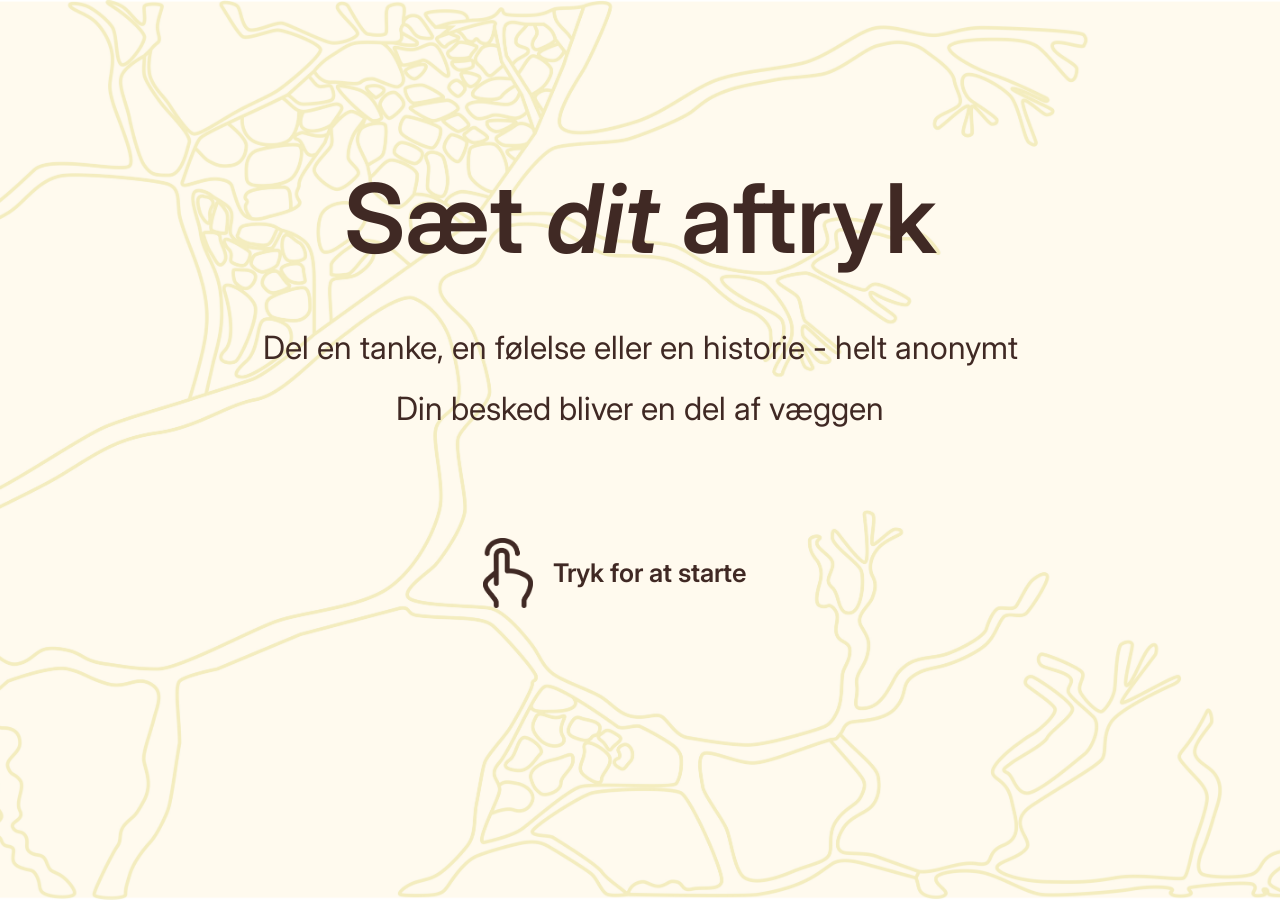
<file: index.html>
<!doctype html>
<html lang="en">
  <head>
    <meta charset="UTF-8" />
    <meta name="viewport" content="width=device-width, initial-scale=1.0" />
    <title>Start</title>
    <link rel="stylesheet" href="css/start.css" />
    <script src="js/start.js" defer></script>
    <style>
      @import url("https://fonts.googleapis.com/css2?family=Inter:ital,wght@0,100..900;1,100..900&display=swap");
    </style>
  </head>
  <body>
    <h1>Sæt <em>dit</em> aftryk</h1>
    <h2>Del en tanke, en følelse eller en historie - helt anonymt</h2>
    <h2>Din besked bliver en del af væggen</h2>
    <div class="press-to-start">
      <img src="img/tap.png" alt="klik på skærmen" />
      <h3>Tryk for at starte</h3>
    </div>
  </body>
</html>
</file>
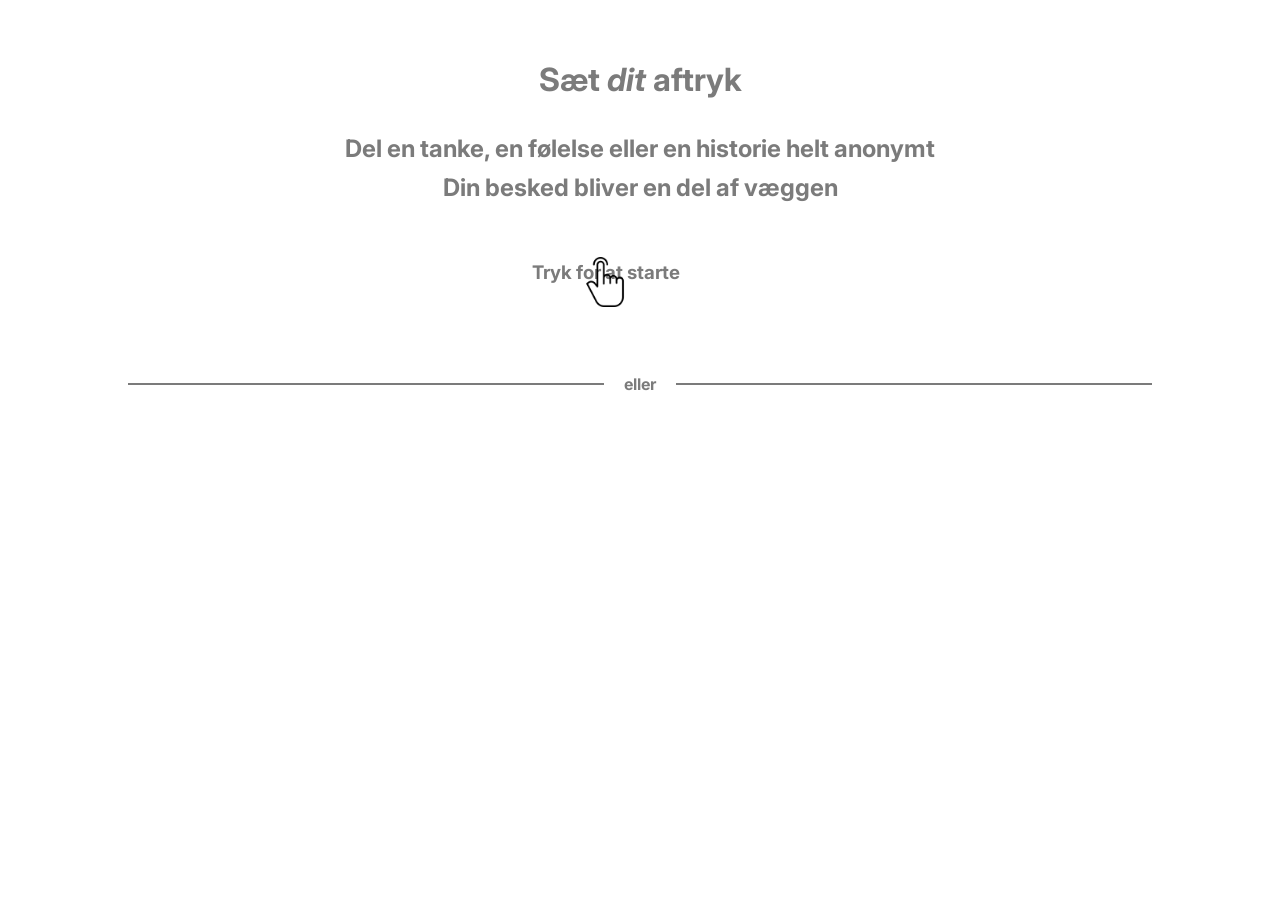
<file: user-flow/index.html>
<!doctype html>
<html lang="en">
  <head>
    <meta charset="UTF-8" />
    <meta name="viewport" content="width=device-width, initial-scale=1.0" />
    <title>Sæt dit aftryk</title>
    <link rel="stylesheet" href="CSS/style.css" />
    <style>
    @import url('https://fonts.googleapis.com/css2?family=Inter:ital,opsz,wght@0,14..32,100..900;1,14..32,100..900&display=swap');
    </style>
  </head>
  <body>

    <H1>Sæt <em>dit</em> aftryk</H1>
    <h2>Del en tanke, en følelse eller en historie helt anonymt</h2>
    <h2>Din besked bliver en del af væggen</h2>
    <img src="images/tap.png" alt="klik på skærmen">
    <h3>Tryk for at starte</h3>
  <div class="lineText">
    <div class="line"></div>
    <p>eller</p>
    <div class="line"></div>
    </div>

    <script src="JS/script.js"></script>
  </body>
</html>
</file>
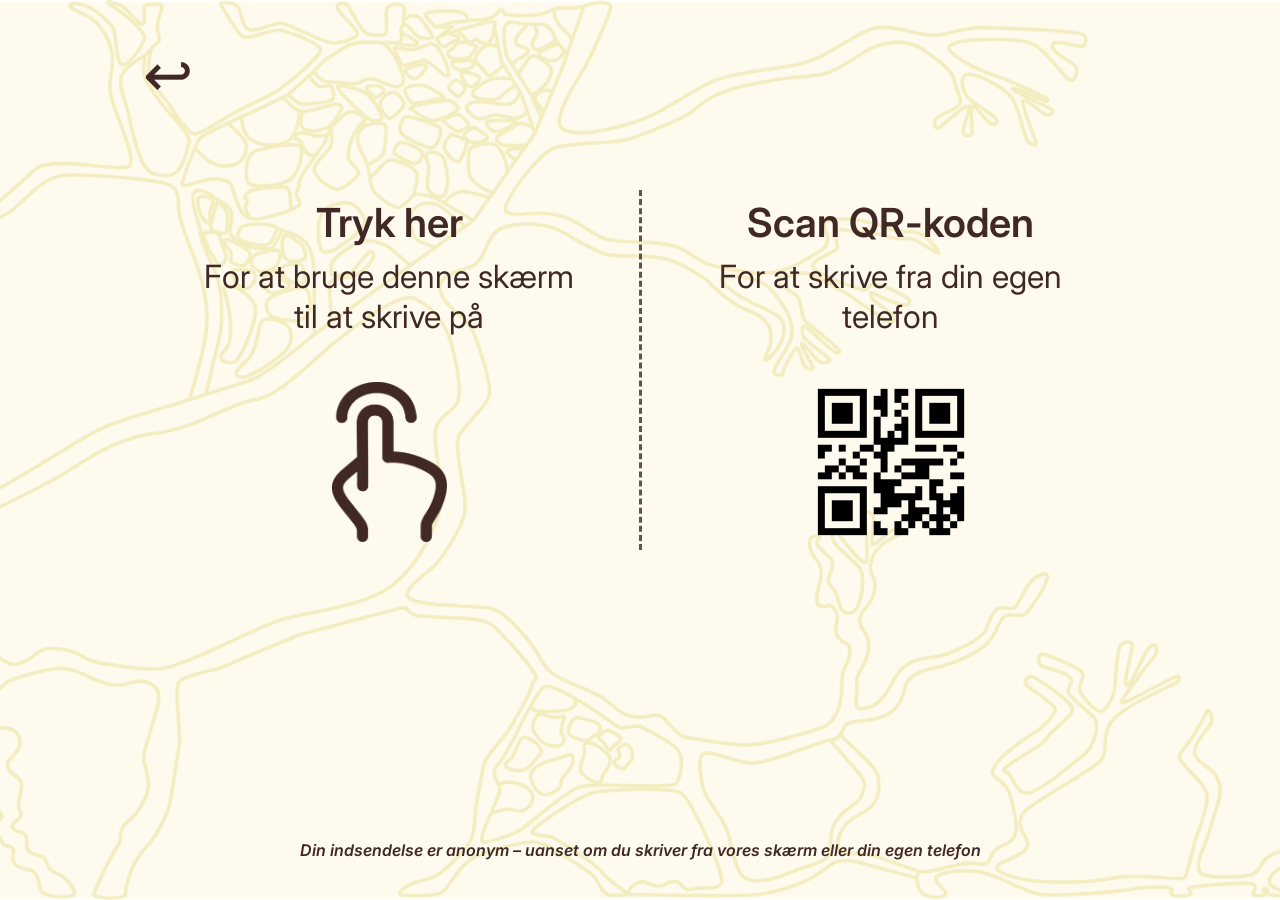
<file: choice.html>
<!doctype html>
<html lang="en">
  <head>
    <meta charset="UTF-8" />
    <meta name="viewport" content="width=device-width, initial-scale=1.0" />
    <title>Start</title>
    <link rel="stylesheet" href="css/choice.css" />
    <script src="js/choice.js" defer></script>
    <style>
      @import url("https://fonts.googleapis.com/css2?family=Inter:ital,wght@0,100..900;1,100..900&display=swap");
    </style>
  </head>
  <body>
    <section class="choice-screen">
      <button id="choice-back-btn">↩</button>

      <div class="choice-content">
        <div class="choice-container">
          <div class="choice">
            <h2>Tryk her</h2>
            <p>For at bruge denne skærm til at skrive på</p>
            <img src="img/tap.png" id="tap" alt="Tap icon" />
          </div>

          <div class="divider"></div>

          <div class="choice">
            <h2>Scan QR-koden</h2>
            <p>For at skrive fra din egen<br />telefon</p>
            <img class="qr-code" src="img/qr-code.png" alt="" />
          </div>
        </div>

        <p class="privacy-text">
          Din indsendelse er anonym – uanset om du skriver fra vores skærm eller
          din egen telefon
        </p>
      </div>
    </section>
  </body>
</html>
</file>
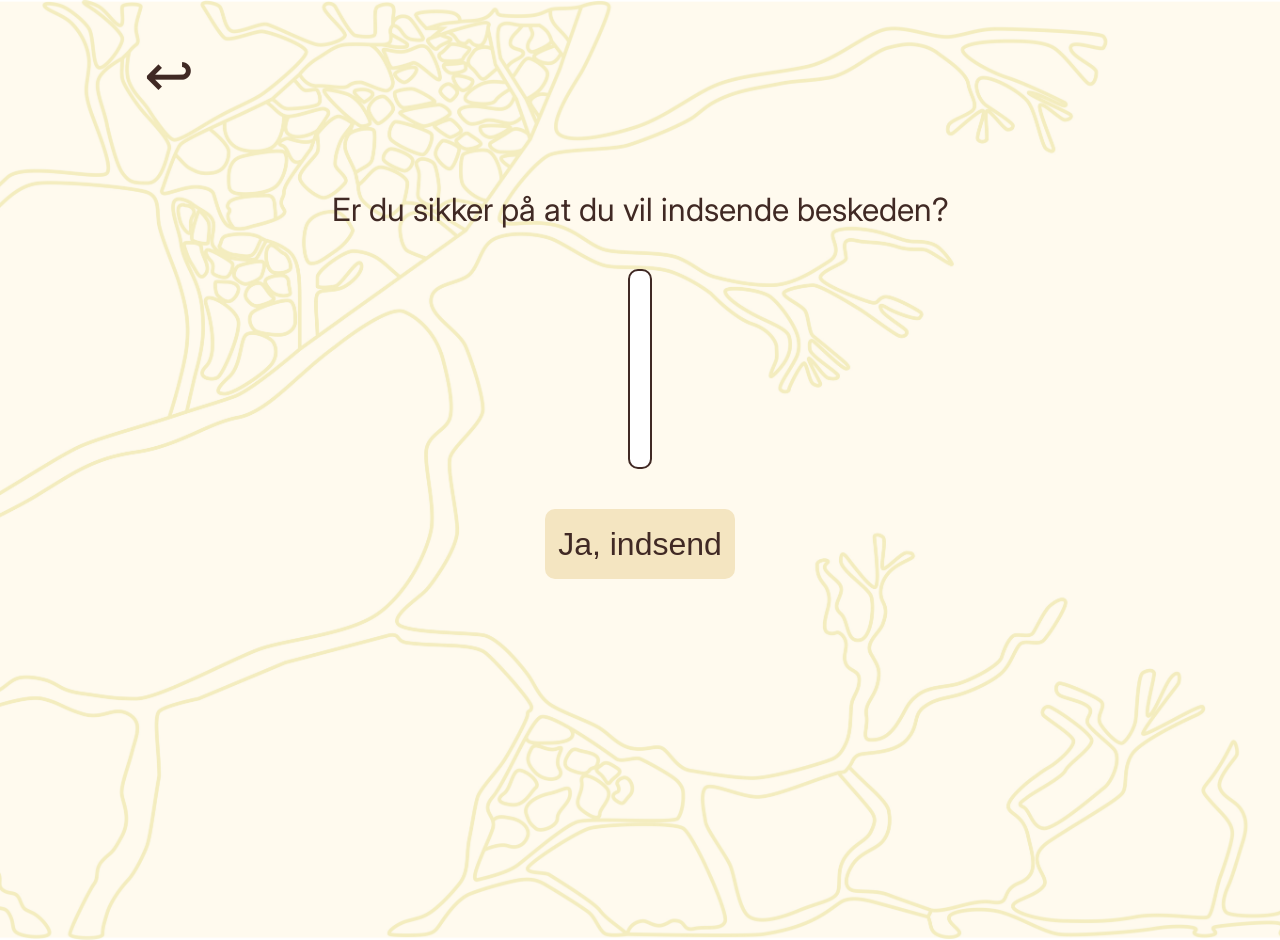
<file: confirm.html>
<!doctype html>
<html lang="en">
  <head>
    <meta charset="UTF-8" />
    <meta name="viewport" content="width=device-width, initial-scale=1.0" />
    <title>Confirm</title>
    <link rel="stylesheet" href="css/confirm.css" />
    <script src="js/confirm.js" defer></script>
    <style>
      @import url("https://fonts.googleapis.com/css2?family=Inter:ital,opsz,wght@0,14..32,100..900;1,14..32,100..900&display=swap");
    </style>
  </head>
  <body>
    <div class="confirm">
      <button id="confirm-back-btn">↩</button>

      <div class="confirm-content">
        <p>Er du sikker på at du vil indsende beskeden?</p>

        <p id="preview-text"></p>

        <button id="confirm-btn">Ja, indsend</button>
      </div>
    </div>
  </body>
</html>
</file>
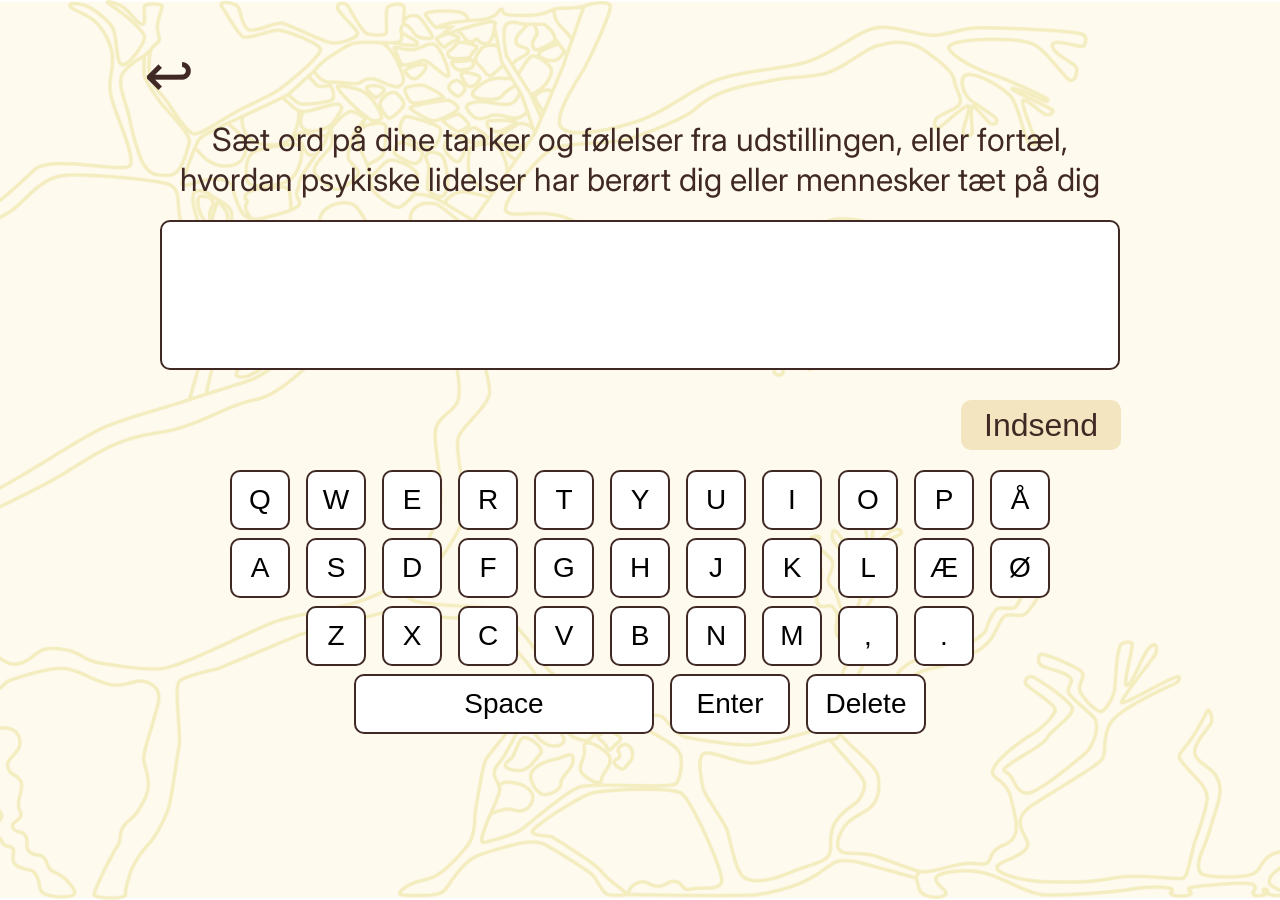
<file: input.html>
<!doctype html>
<html lang="en">
  <head>
    <meta charset="UTF-8" />
    <meta name="viewport" content="width=device-width, initial-scale=1.0" />
    <title>Input</title>
    <link rel="stylesheet" href="css/input.css" />
    <script src="js/input.js" defer></script>
    <style>
      @import url("https://fonts.googleapis.com/css2?family=Inter:ital,opsz,wght@0,14..32,100..900;1,14..32,100..900&display=swap");
    </style>
  </head>
  <body>
    <div class="input">
      <button id="input-back-btn">↩</button>
      <p>
        Sæt ord på dine tanker og følelser fra udstillingen, eller fortæl,
        hvordan psykiske lidelser har berørt dig eller mennesker tæt på dig
      </p>
      <textarea id="story-input"></textarea>
      <p id="error-message"></p>
      <button id="send-btn">Indsend</button>
    </div>
    <div class="keyboard">
      <div class="keyboard-row">
        <button class="key">Q</button>
        <button class="key">W</button>
        <button class="key">E</button>
        <button class="key">R</button>
        <button class="key">T</button>
        <button class="key">Y</button>
        <button class="key">U</button>
        <button class="key">I</button>
        <button class="key">O</button>
        <button class="key">P</button>
        <button class="key">Å</button>
      </div>

      <div class="keyboard-row">
        <button class="key">A</button>
        <button class="key">S</button>
        <button class="key">D</button>
        <button class="key">F</button>
        <button class="key">G</button>
        <button class="key">H</button>
        <button class="key">J</button>
        <button class="key">K</button>
        <button class="key">L</button>
        <button class="key">Æ</button>
        <button class="key">Ø</button>
      </div>

      <div class="keyboard-row">
        <button class="key">Z</button>
        <button class="key">X</button>
        <button class="key">C</button>
        <button class="key">V</button>
        <button class="key">B</button>
        <button class="key">N</button>
        <button class="key">M</button>

        <button class="key">,</button>
        <button class="key">.</button>
      </div>

      <div class="keyboard-row">
        <button class="key space-key" data-key="space">Space</button>

        <button class="key special-key" data-key="enter">Enter</button>

        <button class="key special-key" data-key="delete">Delete</button>
      </div>
    </div>
  </body>
</html>
</file>
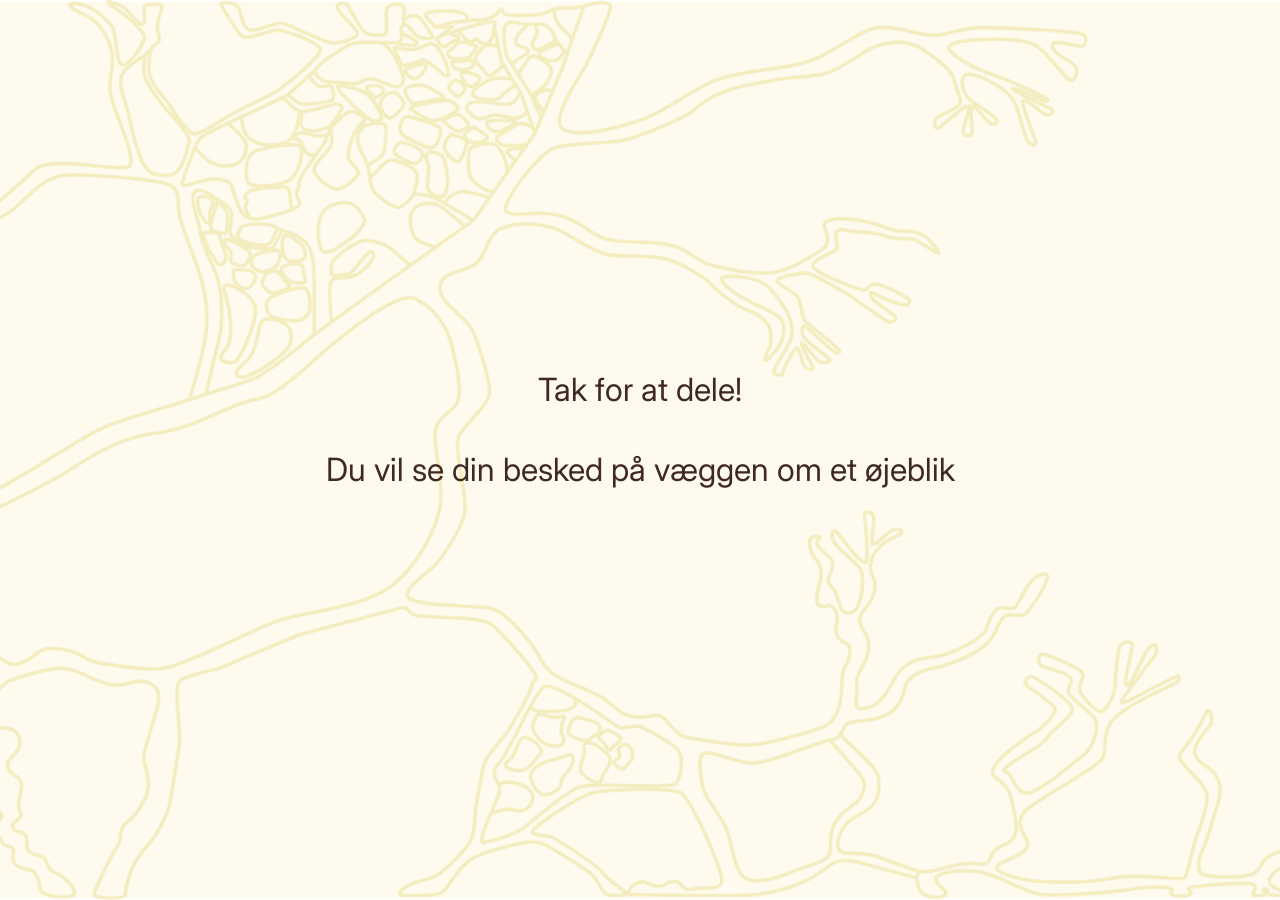
<file: thank-you.html>
<!doctype html>
<html lang="en">
  <head>
    <meta charset="UTF-8" />
    <meta name="viewport" content="width=device-width, initial-scale=1.0" />
    <title>Thank you</title>
    <link rel="stylesheet" href="css/thank-you.css" />
    <script src="js/thank-you.js" defer></script>
    <style>
      @import url("https://fonts.googleapis.com/css2?family=Inter:ital,opsz,wght@0,14..32,100..900;1,14..32,100..900&display=swap");
    </style>
  </head>
  <body>
    <p>Tak for at dele!<br />Du vil se din besked på væggen om et øjeblik</p>
  </body>
</html>
</file>
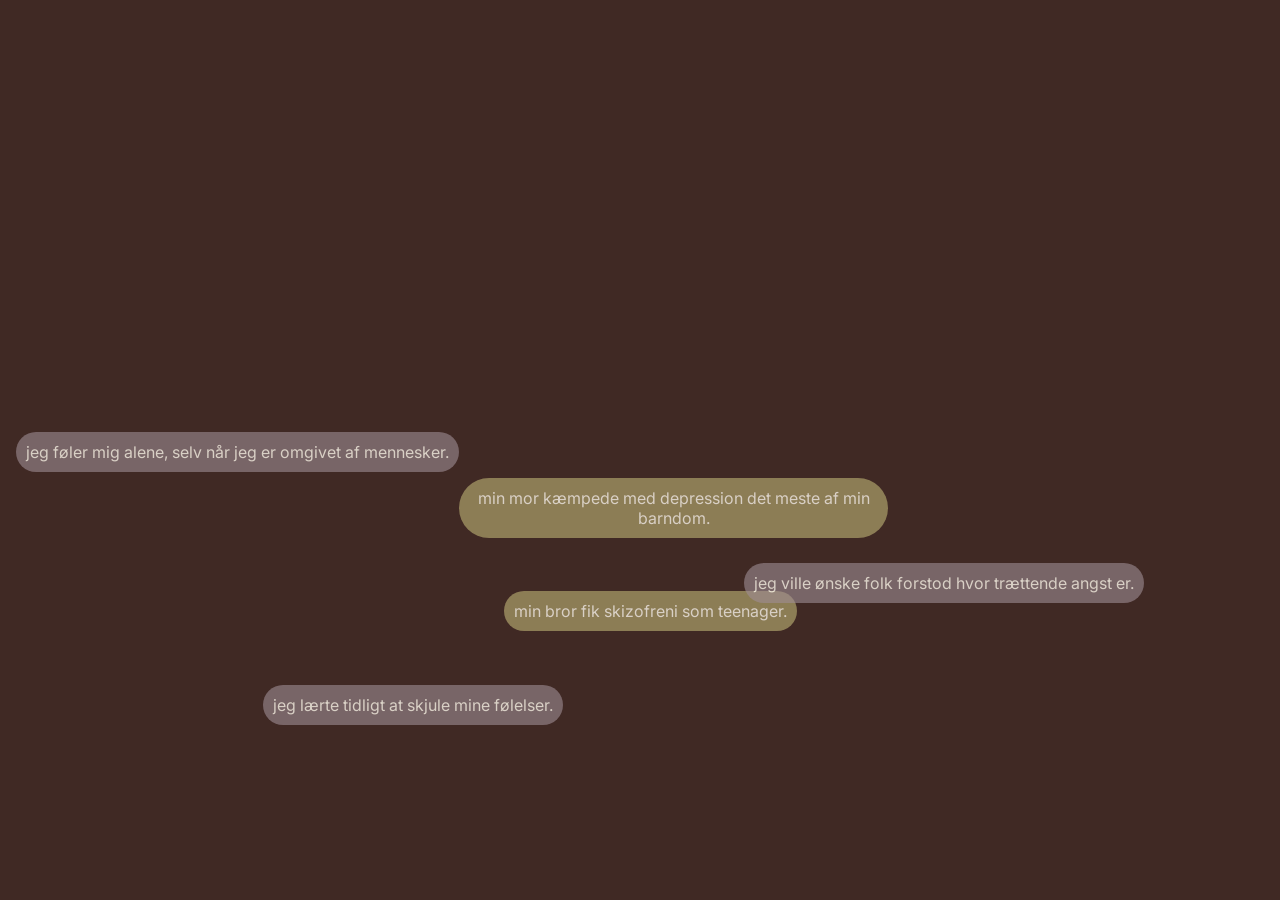
<file: wall.html>
<!doctype html>
<html lang="en">
  <head>
    <meta charset="UTF-8" />
    <meta name="viewport" content="width=device-width, initial-scale=1.0" />
    <title>Wall</title>
    <link rel="stylesheet" href="css/wall.css" />
    <script src="js/wall.js" defer></script>
    <style>
      @import url("https://fonts.googleapis.com/css2?family=Inter:ital,opsz,wght@0,14..32,100..900;1,14..32,100..900&display=swap");
    </style>
  </head>
  <body>
    <section id="wall"></section>
  </body>
</html>
</file>
<file: css/start.css>
* {
  margin: 0;
  padding: 0;
  box-sizing: border-box;
}

:root {
  --text-color: #402924;
  --bg-color: #fffaee;
  --btn-color: #f4e5c1;

  --font: "Inter", sans-serif;

  --font-size-xl: 6rem;
  --font-size-l: 2rem;
  --font-size-m: 1.6rem;

  --font-weight-l: 600;
  --font-weight-m: 400;
}

body {
  background-image: url("../img/bg-photo.jpg");
  background-size: cover;
  background-position: center;
  background-repeat: no-repeat;

  min-height: 100vh;

  background-color: var(--bg-color);

  font-family: var(--font);
  color: var(--text-color);

  display: flex;
  flex-direction: column;
  align-items: center;

  text-align: center;
}

h1 {
  font-size: var(--font-size-xl);
  font-weight: var(--font-weight-l);

  margin-top: 160px;
  margin-bottom: 40px;
}

h1 em {
  font-style: italic;
}

h2 {
  font-size: var(--font-size-l);
  font-weight: var(--font-weight-m);
  margin-top: 12px;
  margin-bottom: 10px;
}

.press-to-start {
  margin-top: 100px;

  display: flex;
  align-items: center;
  gap: 20px;
  padding-right: 50px;
}

.press-to-start img {
  width: 50px;
}

.press-to-start h3 {
  font-size: var(--font-size-m);
  font-weight: var(--font-weight-l);
}
</file>
<file: user-flow/CSS/style.css>
* {
    margin: 0;
    padding: 0;
    box-sizing: border-box;
}

h1{
color: #7B7B7B;
font-family: "Inter", sans-serif;
text-align: center;
padding-top: 60px;
padding-bottom: 30px;
}

h2{
color: #7B7B7B;
font-family: "Inter", sans-serif;
display: flex;
flex-direction: column;
align-items: center; 
padding: 5px;
}

img{
width: 50px;
position:relative;
left: 580px;
top: 50px;
}

h3{
color: #7B7B7B;
font-family: "Inter", sans-serif;    
text-align: right;
padding-right: 600px;
}

.lineText {
  display: flex;
  align-items: center;
  position: relative;
  top: 90px;
  gap: 20px;
  width: 80%; 
  margin: 0 auto; 
}

.line {
  flex: 1;
  height: 2px;
  background-color: #7B7B7B;
}

.lineText p {
  color: #7B7B7B;
  font-family: "Inter", sans-serif;
  font-weight: 700;
}
</file>
<file: css/choice.css>
* {
  margin: 0;
  padding: 0;
  box-sizing: border-box;
}

:root {
  --text-color: #402924;
  --bg-color: #fffaee;
  --font: "Inter", sans-serif;

  --font-size-l: 2.5rem;
  --font-size-m: 2rem;
  --font-size-s: 1rem;

  --font-weight-l: 600;
  --font-weight-s: 400;
  --back-btn-size: 60px;
}

body {
  min-height: 100vh;

  background-color: var(--bg-color);
  background-image: url("../img/bg-photo.jpg");
  background-size: cover;
  background-position: center;
  background-repeat: no-repeat;

  font-family: var(--font);
  color: var(--text-color);
}

.choice-screen {
  width: 80%;
  min-height: 100vh;

  margin: 0 auto;

  display: flex;
  flex-direction: column;
}

#choice-back-btn {
  align-self: flex-start;

  margin-top: 40px;
  margin-bottom: 40px;
  padding-left: 15px;

  background: none;
  border: none;

  color: var(--text-color);
  font-size: var(--back-btn-size);

  cursor: pointer;
}

.choice-content {
  flex: 1;

  display: flex;
  flex-direction: column;
  align-items: center;
  margin-top: 40px;
}

.choice-container {
  width: 100%;
  max-width: 900px;

  display: flex;
  justify-content: center;
  align-items: center;

  text-align: center;
}

.choice {
  width: 45%;

  display: flex;
  flex-direction: column;
  align-items: center;
}

.choice h2 {
  font-size: var(--font-size-l);
  font-weight: var(--font-weight-l);

  margin-bottom: 10px;
}

.choice p {
  font-size: var(--font-size-m);
  font-weight: var(--font-weight-s);
  line-height: 1.25;

  margin-bottom: 45px;
}

.choice img {
  height: 160px;
  width: auto;
}

.qr-code {
  width: 120px;
}

.divider {
  height: 360px;

  border-left: 3px dashed var(--text-color);

  margin: 0 50px;

  opacity: 0.8;
}

.privacy-text {
  margin-top: auto;
  margin-bottom: 40px;

  font-size: var(--font-size-s);
  font-weight: var(--font-weight-l);
  font-style: italic;

  text-align: center;
}
</file>
<file: css/confirm.css>
* {
  margin: 0;
  padding: 0;
  box-sizing: border-box;
}

/*VARIABLER*/

:root {
  --text-color: #402924;
  --bg-color: white;
  --btn-color: #f4e5c1;

  --font: "Inter", sans-serif;
  --font-size: 2rem;
  --font-weight: 400;
  --back-btn-size: 60px;
}

body {
  background-image: url("../img/bg-photo.jpg");
  background-size: cover;
  background-position: center;

  min-height: 100vh;

  font-family: var(--font);

  display: flex;
  flex-direction: column;
  align-items: center;

  padding: 20px;
}

.confirm {
  width: 80%;
  min-height: 100vh;

  margin: 0 auto;

  display: flex;
  flex-direction: column;
  align-items: center;
}

.confirm-content {
  flex: 1;

  display: flex;
  flex-direction: column;

  align-items: center;

  padding-top: 40px;
}

#confirm-back-btn {
  align-self: flex-start;
  margin-top: 20px;
  background: none;
  border: none;

  color: var(--text-color);

  font-size: var(--back-btn-size);

  cursor: pointer;

  align-self: flex-start;

  margin-bottom: 40px;
}

p:first-of-type {
  font-size: var(--font-size);

  font-weight: var(--font-weight);

  color: var(--text-color);

  margin-bottom: 40px;

  text-align: center;
}

#preview-text {
  max-width: 960px;
  min-height: 200px;
  padding: 10px;

  border: 2px solid var(--text-color);
  border-radius: 10px;

  background: var(--bg-color);
  font-size: 2rem;

  display: flex;
  justify-content: center;
  align-items: center;

  color: var(--text-color);

  margin-bottom: 40px;
}

#confirm-btn {
  width: 190px;
  height: 70px;

  border-radius: 10px;

  background-color: var(--btn-color);

  color: var(--text-color);

  font-size: var(--font-size);

  cursor: pointer;

  border: none;
}
</file>
<file: css/input.css>
* {
  margin: 0;
  padding: 0;
  box-sizing: border-box;
}

/*VARIABLER*/

:root {
  --text-color: #402924;
  --bg-color: white;
  --btn-color: #f4e5c1;

  --font: "Inter", sans-serif;
  --font-size: 2rem;
  --font-size-error: 1rem;
  --font-weight: 400;
  --back-btn-size: 60px;
}

body {
  background-image: url("../img/bg-photo.jpg");
  background-size: cover;
  background-position: center;

  min-height: 100vh;

  font-family: var(--font);

  display: flex;
  flex-direction: column;
  align-items: center;

  padding: 20px;
}

p {
  width: 960px;
  align-self: center;
  font-size: var(--font-size);
  font-family: var(--font);
  font-weight: var(--font-weight);
  color: var(--text-color);
  line-height: 1.25;
  text-align: center;

  margin-bottom: 20px;
}

.input {
  width: 80%;
  display: flex;
  flex-direction: column;
  align-self: center;
}

#input-back-btn {
  margin-top: 20px;
  background: none;
  border: none;

  color: var(--text-color);

  font-size: var(--back-btn-size);

  cursor: pointer;

  align-self: flex-start;

  margin-bottom: 10px;
}

#story-input {
  width: 960px;
  height: 150px;
  align-self: center;

  background: var(--bg-color);

  border: 2px solid var(--text-color);
  border-radius: 10px;

  padding: 10px;

  font-family: var(--font);
  font-size: 1.5rem;

  resize: none;
}

#send-btn {
  width: 160px;
  height: 50px;
  margin-right: 15px;
  align-self: flex-end;

  background-color: var(--btn-color);
  color: var(--text-color);
  border-radius: 10px;

  font-size: 2rem;
  border: none;

  cursor: pointer;
}

#error-message {
  color: rgb(225, 0, 0);
  margin-top: 10px;
  font-size: var(--font-size-error);
  text-align: left;
}

/*KEYBOARD*/

.keyboard {
  width: fit-content;
  margin: 20px auto;
  border-radius: 24px;
  display: flex;
  flex-direction: column;
  gap: 8px;
}

.keyboard-row {
  display: flex;
  justify-content: center;
  gap: 16px;
}

.key {
  width: 60px;
  height: 60px;
  border-radius: 10px;
  border: 2px solid var(--text-color);
  background-color: white;
  font-size: 28px;
  cursor: pointer;
  transition: 0.2s;
}

.special-key {
  width: 120px;
}

.space-key {
  width: 300px;
}

.key:hover {
  transform: scale(0.95);
}
</file>
<file: css/thank-you.css>
* {
  margin: 0;
  padding: 0;
  box-sizing: border-box;
}
:root {
  --text-color: #402924;
  --bg-color: #fffaee;
  --btn-color: #f4e5c1;

  --font: "Inter", sans-serif;
  --font-size: 2rem;
  --font-weight: 400;
}

body {
  background-image: url("../img/bg-photo.jpg");

  background-size: cover;

  background-position: center;

  background-repeat: no-repeat;

  height: 100vh;
  background-color: #fffaee;
  color: #484848;

  min-height: 100vh;
  padding: 0;

  display: flex;
  flex-direction: column;
  align-items: center;
  justify-content: center;
}

p {
  font-size: var(--font-size);
  font-weight: var(--font-weight);
  color: var(--text-color);
  font-family: "Inter", sans-serif;
  line-height: 80px;
  margin-bottom: 40px;

  text-align: center;
}
</file>
<file: css/wall.css>
* {
  margin: 0;
  padding: 0;
  box-sizing: border-box;
}

:root {
  --font: "Inter", sans-serif;
}

#wall {
  position: relative;

  width: 100vw;
  height: 100vh;

  overflow: hidden;
  background: #402924;
}

.story-text {
  position: absolute;
  border-radius: 240px;
  padding: 10px;
  font-family: var(--font);
  text-align: center;

  color: #fffaee;
  font-size: 1rem;
  max-width: 300px;

  opacity: 0.8;

  animation: float 100s linear infinite;
}

@keyframes float {
  0% {
    transform: translateY(100vh);
  }

  100% {
    transform: translateY(-120vh);
  }
}
</file>
